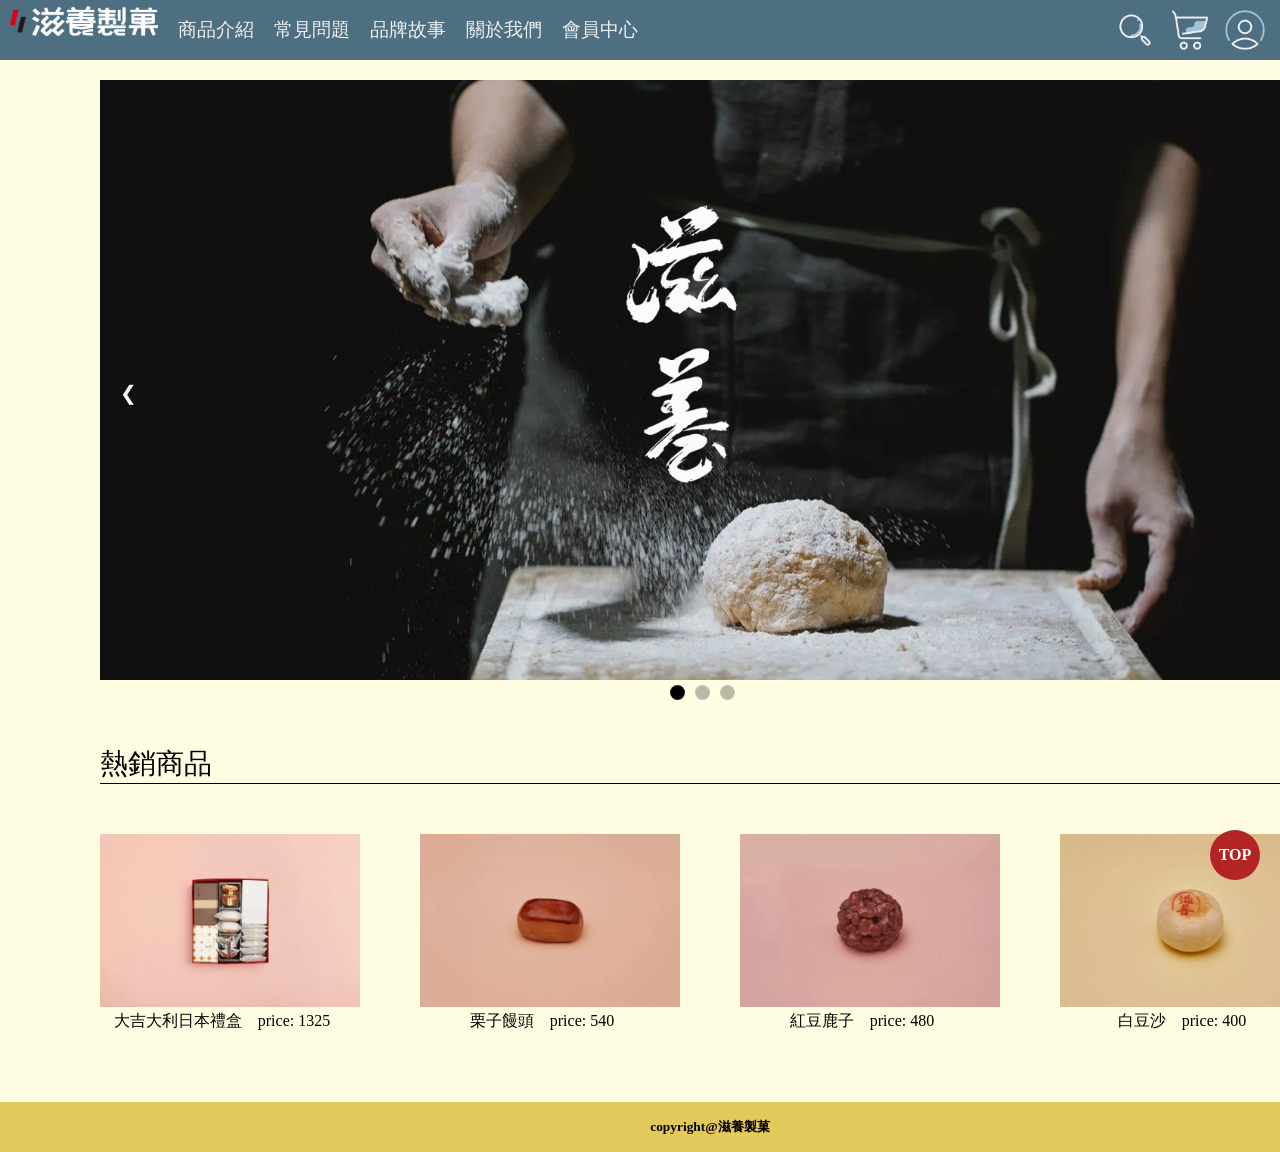
<file: index.html>
<!DOCTYPE html>
<html lang="en">
<head>
    <!--color:https://colorhunt.co/palette/3a98b9fff1dce8d5c4eeeeee -->
    <meta charset="UTF-8">
    <meta http-equiv="refresh" content="60">
    <meta name="viewport" content="width=device-width, initial-scale=1.0">
    <title>Index</title>
    <link rel="stylesheet" type="text/css" href="CSS/common.css">
    <link rel="stylesheet" type="text/css" href="CSS/index.css">
    <link rel="stylesheet" type="text/css" href="CSS/RWD_index.css">
    <link rel="stylesheet" type="text/css" href="CSS/RWD.css">
    <script src="JS/type.js"></script>
    
</head>
<body>
    <!--頁首-->
    <header>
        <script>
            head();
        </script>
    </header>
    <div class="clear"></div>
    <script src="JS/common.js"></script>
    
    <!--內容-->
    <main>
        <!--幻燈片-->
        <section class="box">
            <div class="slideshow">
                <script>
                    photo = [
                        "image/slide/slide1.jpg",
                        "image/slide/slide2.jpg",
                        "image/slide/slide3.jpg",
                        ];
                    for(var i=0; i<photo.length; i++){
                        document.write("<div class='slide__item fades'>");
                        document.write("<img src='"+photo[i]+"' />");
                        document.write("</div>");
                    }
                
                    document.write("<div class='slide__dot'>");
                    for(var i=0; i<photo.length; i++){
                        document.write("<div class='dot' data-value="+i+"></div>")
                    }
                    document.write("</div>")
                </script>
                <a id="prev" class="slide__arraw slide__arraw--prev"> ❮ </a>
                <a id="next" class="slide__arraw slide__arraw--next"> ❯ </a>
            </div>
            <script src="JS/index.js"></script>
        </section>

        <!--熱銷商品-->
        <section class="box">
            <div class="underline">熱銷商品</div>
                <div class="hot_product">
                    <script src="JS/product.js"></script>
                    <script>
                        var items = new Object();
                        items = {
                            "2": {
                                a: "item.html"+"?id=0",
                                photo: "image/1_namagashi/namagashi_tsubuan1.jpg",
                                title: "紅豆鹿子",
                                price: 480
                            },
                            "1": {
                                a: "item.html"+"?id=3",
                                photo: "image/2_manjyu/manjyu_kuri1.jpg",
                                title: "栗子饅頭",
                                price: 540
                            },
                            "3": {
                                a: "item.html"+"?id=5",
                                photo: "image/3_getsupei/getsupei_shiroan1.jpg",
                                title: "白豆沙",
                                price: 400
                            },
                            "0": {
                                a: "item.html"+"?id=12",
                                photo: "image/4_temiyage/temiyage3-1.jpg",
                                title: "大吉大利日本禮盒",
                                price: 1325
                            },
                        };
                        pro_view(items);
                    </script>
                </div>
            </div>
        </section>
    </main>

    <!--頁尾-->
    <footer>
        <script>
            foot();
        </script>
    </footer>

    <!--回到頂部-->
    <div class="gotop">
        <a href="#">TOP</a>
    </div>

</body>
</html>
</file>
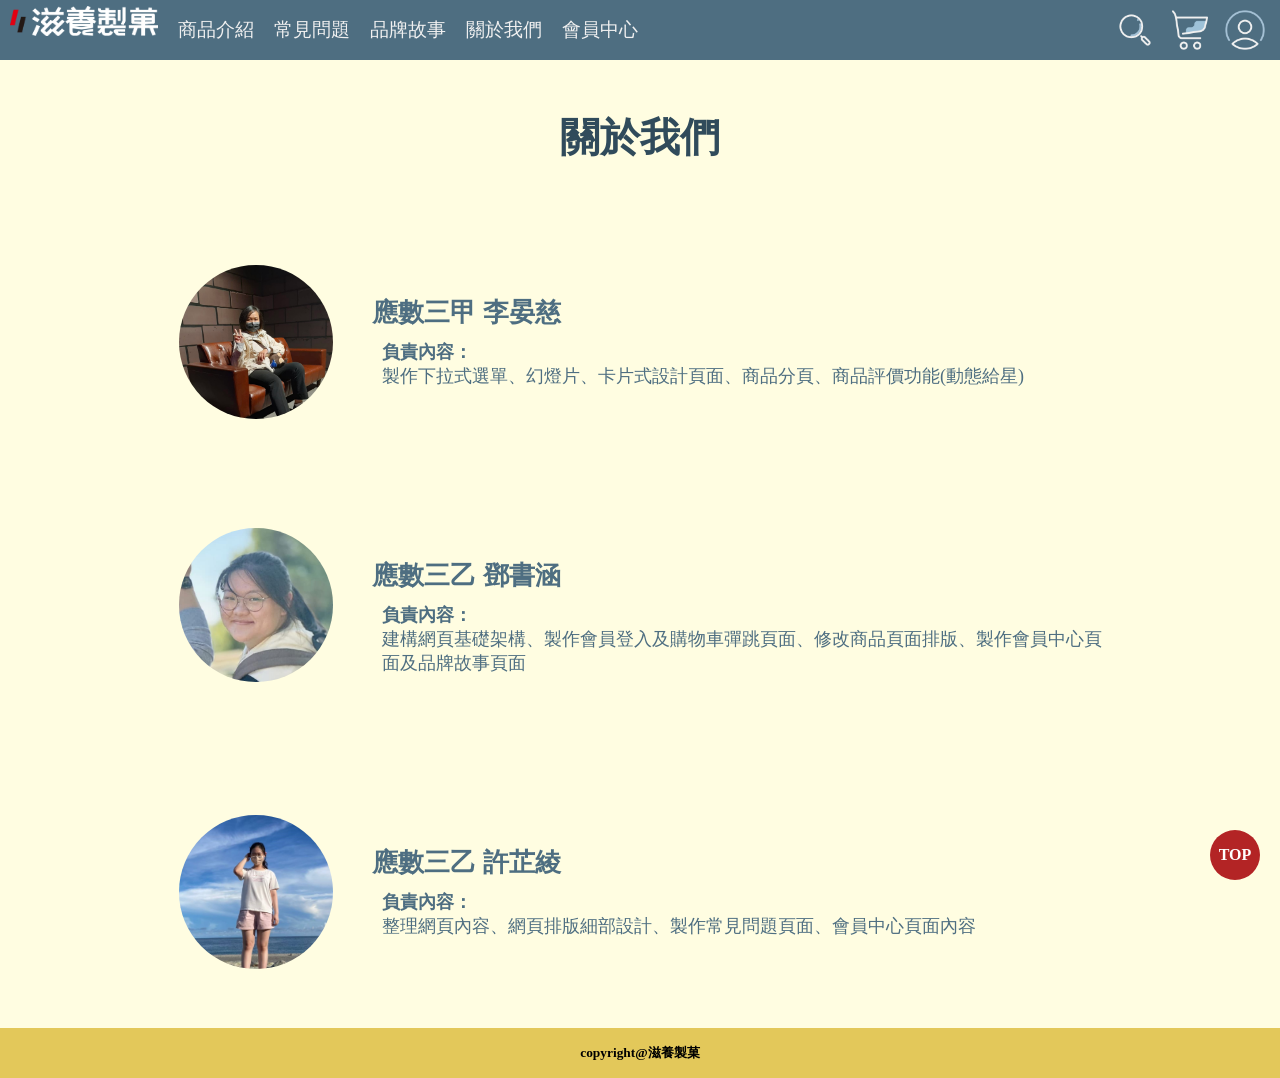
<file: aboutUS.html>
<!DOCTYPE html>
<html lang="en">
<head>
    <meta charset="UTF-8">
    <meta http-equiv="X-UA-Compatible" content="IE=edge">
    <meta name="viewport" content="width=device-width, initial-scale=1.0">
    <title>關於我們</title>
    <link rel="stylesheet" type="text/css" href="CSS/common.css">
    <link rel="stylesheet" type="text/css" href="CSS/aboutUS.css">
    <link rel="stylesheet" type="text/css" href="CSS/RWD.css">
    <script src="JS/type.js"></script>
    
</head>
<body>
    <!--頁首-->
    <header>
        <script>
            head();
        </script>
    </header>
    <div class="clear"></div>
    <script src="JS/common.js"></script>
    <!--內容-->
    <main>
        <div class="title">關於我們</div>
        <div class="member">
            <img src="image/member/10911102.jpg">
            <div class="member_text">
                <h1>應數三甲  李晏慈</h1>
                <p>
                    <b>負責內容：</b><br>
                    製作下拉式選單、幻燈片、卡片式設計頁面、商品分頁、商品評價功能(動態給星)
                </p>
            </div>
        </div>

        <div class="member">
            <img src="image/member/10911213.jpg">
            <div class="member_text">
                <h1>應數三乙  鄧書涵</h1>
                <p>
                    <b>負責內容：</b><br>
                    建構網頁基礎架構、製作會員登入及購物車彈跳頁面、修改商品頁面排版、製作會員中心頁面及品牌故事頁面
                </p>
            </div>
        </div>

        <div class="member">
            <img src="image/member/10911232.jpg">
            <div class="member_text">
                <h1>應數三乙  許芷綾</h1>
                <p>
                    <b>負責內容：</b><br>
                    整理網頁內容、網頁排版細部設計、製作常見問題頁面、會員中心頁面內容
                </p>
            </div>
        </div>
    </main>

    <!--頁尾-->
    <footer>
        <script>
            foot();
        </script>
    </footer>

    <!--回到頂部-->
    <div class="gotop">
        <a href="#">TOP</a>
    </div>

</body>
</html>
</file>
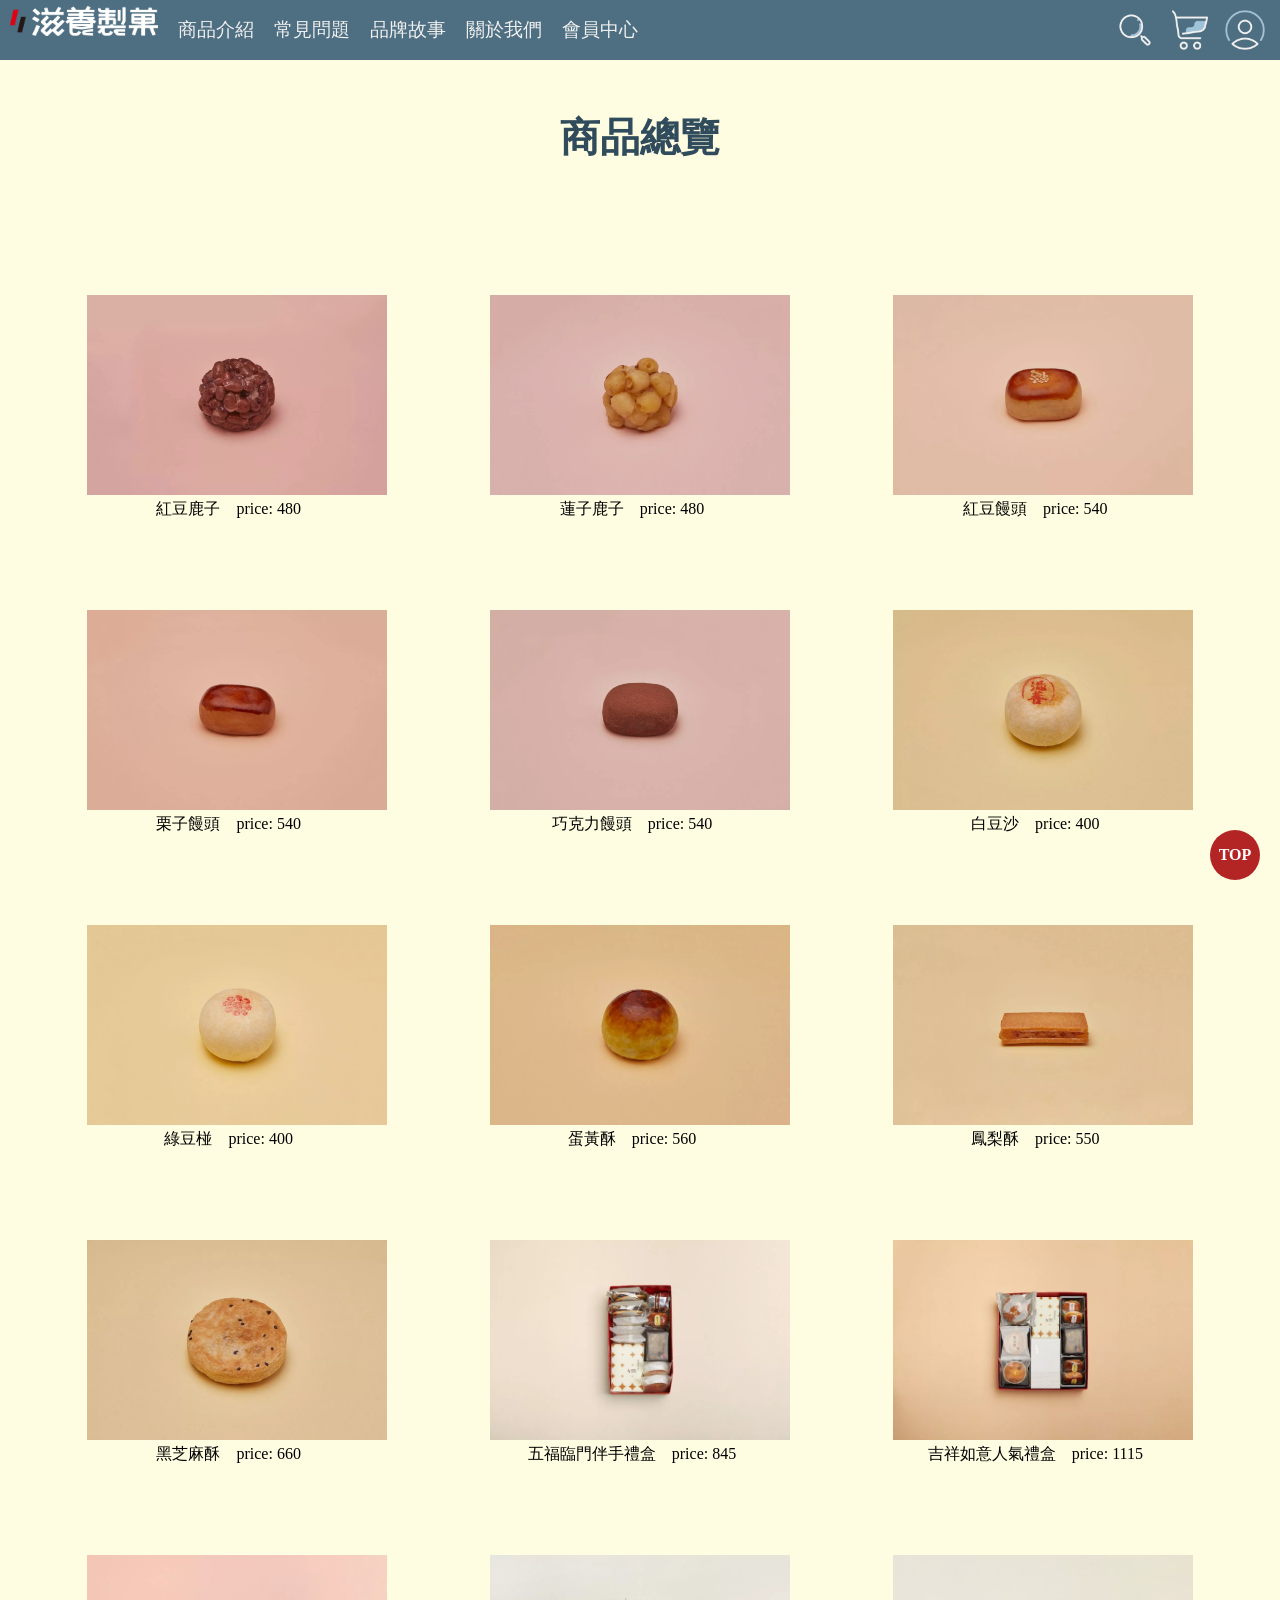
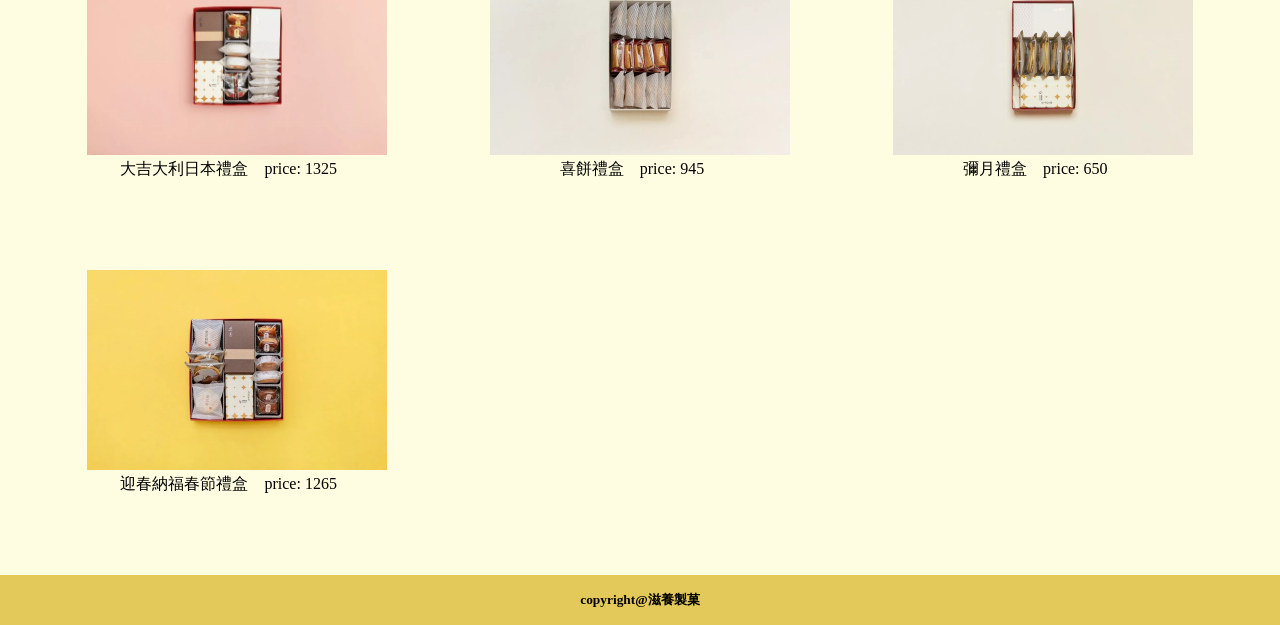
<file: product_total.html>
<!DOCTYPE html>
<html lang="en">
<head>
    <meta charset="UTF-8">
    <meta http-equiv="X-UA-Compatible" content="IE=edge">
    <meta name="viewport" content="width=device-width, initial-scale=1.0">
    <title>商品總覽</title>
    <link rel="stylesheet" type="text/css" href="CSS/common.css">
    <link rel="stylesheet" type="text/css" href="CSS/product.css">
    <link rel="stylesheet" type="text/css" href="CSS/RWD_product.css">
    <link rel="stylesheet" type="text/css" href="CSS/RWD.css">
    <script src="JS/type.js"></script>
    
</head>
<body>
    <!--頁首-->
    <header>
        <script>
            head();
        </script>
    </header>
    <div class="clear"></div>
    <script src="JS/common.js"></script>
    <!--內容-->
    <main>
        <div class="title">商品總覽</div>
        <!--商品卡片-->
        <section class="box overview">
            <script src="JS/product.js"></script>
            <script>
                var items = new Object();
                items = {
                    "0": {
                        a: "item.html"+"?id=0",
                        photo: "image/1_namagashi/namagashi_tsubuan1.jpg",
                        title: "紅豆鹿子",
                        price: 480
                    },
                    "1": {
                        a: "item.html"+"?id=1",
                        photo: "image/1_namagashi/namagashi_hasunomi1.jpg",
                        title: "蓮子鹿子",
                        price: 480
                    },
                    "2": {
                        a: "item.html"+"?id=2",
                        photo: "image/2_manjyu/manjyu_tsubuan1.jpg",
                        title: "紅豆饅頭",
                        price: 540
                    },
                    "3": {
                        a: "item.html"+"?id=3",
                        photo: "image/2_manjyu/manjyu_kuri1.jpg",
                        title: "栗子饅頭",
                        price: 540
                    },
                    "4": {
                        a: "item.html"+"?id=4",
                        photo: "image/2_manjyu/manjyu_chocolate1.jpg",
                        title: "巧克力饅頭",
                        price: 540
                    },
                        "5": {
                            a: "item.html"+"?id=5",
                            photo: "image/3_getsupei/getsupei_shiroan1.jpg",
                            title: "白豆沙",
                            price: 400
                        },
                    "6": {
                        a: "item.html"+"?id=6",
                        photo: "image/3_getsupei/getsupei_riyokutou1.jpg",
                        title: "綠豆椪",
                        price: 400
                    },
                    "7": {
                        a: "item.html"+"?id=7",
                        photo: "image/3_getsupei/getsupei_ranou1.jpg",
                        title: "蛋黃酥",
                        price: 560
                    },
                    "8": {
                        a: "item.html"+"?id=8",
                        photo: "image/3_getsupei/getsupei_pineapple1.jpg",
                        title: "鳳梨酥",
                        price: 550
                    },
                    "9": {
                        a: "item.html"+"?id=9",
                        photo: "image/3_getsupei/getsupei_kurogoma1.jpg",
                        title: "黑芝麻酥",
                        price: 660
                    },
                    "10": {
                        a: "item.html"+"?id=10",
                        photo: "image/4_temiyage/temiyage1-1.jpg",
                        title: "五福臨門伴手禮盒",
                        price: 845
                    },
                    "11": {
                        a: "item.html"+"?id=11",
                        photo: "image/4_temiyage/temiyage2-1.jpg",
                        title: "吉祥如意人氣禮盒",
                        price: 1115
                    },
                    "12": {
                        a: "item.html"+"?id=12",
                        photo: "image/4_temiyage/temiyage3-1.jpg",
                        title: "大吉大利日本禮盒",
                        price: 1325
                    },
                    "13": {
                        a: "item.html"+"?id=13",
                        photo: "image/4_temiyage/temiyage4-1.jpg",
                        title: "喜餅禮盒",
                        price: 945
                    },
                    "14": {
                        a: "item.html"+"?id=14",
                        photo: "image/4_temiyage/temiyage5-1.jpg",
                        title: "彌月禮盒",
                        price: 650
                    },
                    "15": {
                        a: "item.html"+"?id=15",
                        photo: "image/4_temiyage/temiyage6-1.jpg",
                        title: "迎春納福春節禮盒",
                        price: 1265
                    }
                };
                pro_view(items);
            </script>
        </section>
    </main>

    <!--頁尾-->
    <footer>
        <script>
            foot();
        </script>
    </footer>

    <!--回到頂部-->
    <div class="gotop">
        <a href="#">TOP</a>
    </div>

</body>
</html>
</file>
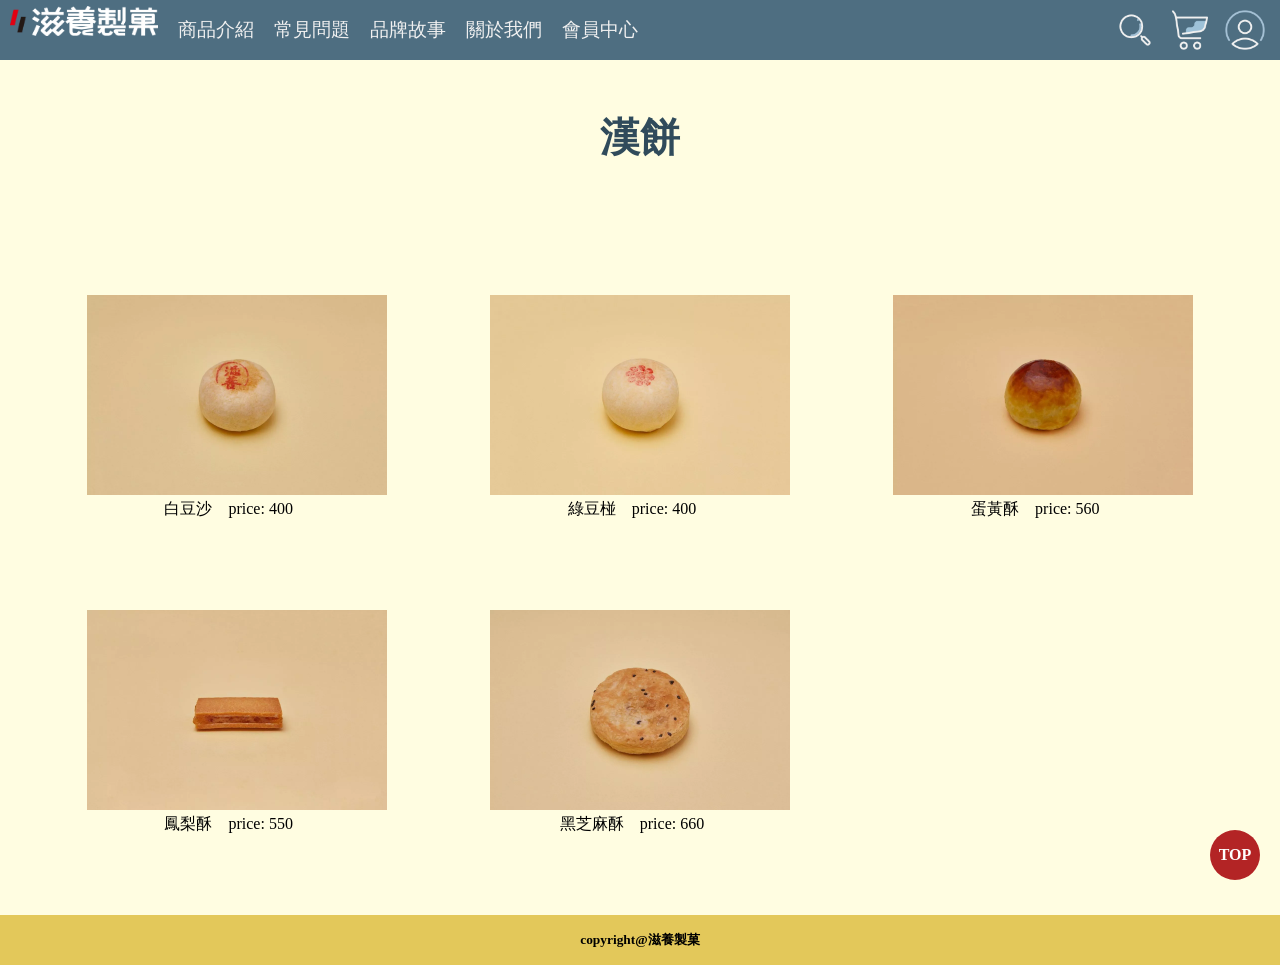
<file: product_total_getsupei.html>
<!DOCTYPE html>
<html lang="en">
<head>
    <meta charset="UTF-8">
    <meta http-equiv="X-UA-Compatible" content="IE=edge">
    <meta name="viewport" content="width=device-width, initial-scale=1.0">
    <title>商品總覽—漢餅</title>
    <link rel="stylesheet" type="text/css" href="CSS/common.css">
    <link rel="stylesheet" type="text/css" href="CSS/product.css">
    <link rel="stylesheet" type="text/css" href="CSS/RWD_product.css">
    <link rel="stylesheet" type="text/css" href="CSS/RWD.css">
    <script src="JS/type.js"></script>
    
</head>
<body>
    <!--頁首-->
    <header>
        <script>
            head();
        </script>
    </header>
    <div class="clear"></div>
    <script src="JS/common.js"></script>
    <!--內容-->
    <main>
        <div class="title">漢餅</div>
        <!--商品卡片-->
        <section class="box overview">
            <script src="JS/product.js"></script>
            <script>
                var items = new Object();
                items = {
                    "5": {
                        a: "item.html"+"?id=5",
                        photo: "image/3_getsupei/getsupei_shiroan1.jpg",
                        title: "白豆沙",
                        price: 400
                    },
                    "6": {
                        a: "item.html"+"?id=6",
                        photo: "image/3_getsupei/getsupei_riyokutou1.jpg",
                        title: "綠豆椪",
                        price: 400
                    },
                    "7": {
                        a: "item.html"+"?id=7",
                        photo: "image/3_getsupei/getsupei_ranou1.jpg",
                        title: "蛋黃酥",
                        price: 560
                    },
                    "8": {
                        a: "item.html"+"?id=8",
                        photo: "image/3_getsupei/getsupei_pineapple1.jpg",
                        title: "鳳梨酥",
                        price: 550
                    },
                    "9": {
                        a: "item.html"+"?id=9",
                        photo: "image/3_getsupei/getsupei_kurogoma1.jpg",
                        title: "黑芝麻酥",
                        price: 660
                    },
                };
                pro_view(items);
            </script>
        </section>
    </main>

    <!--頁尾-->
    <footer>
        <script>
            foot();
        </script>
    </footer>

    <!--回到頂部-->
    <div class="gotop">
        <a href="#">TOP</a>
    </div>

</body>
</html>
</file>
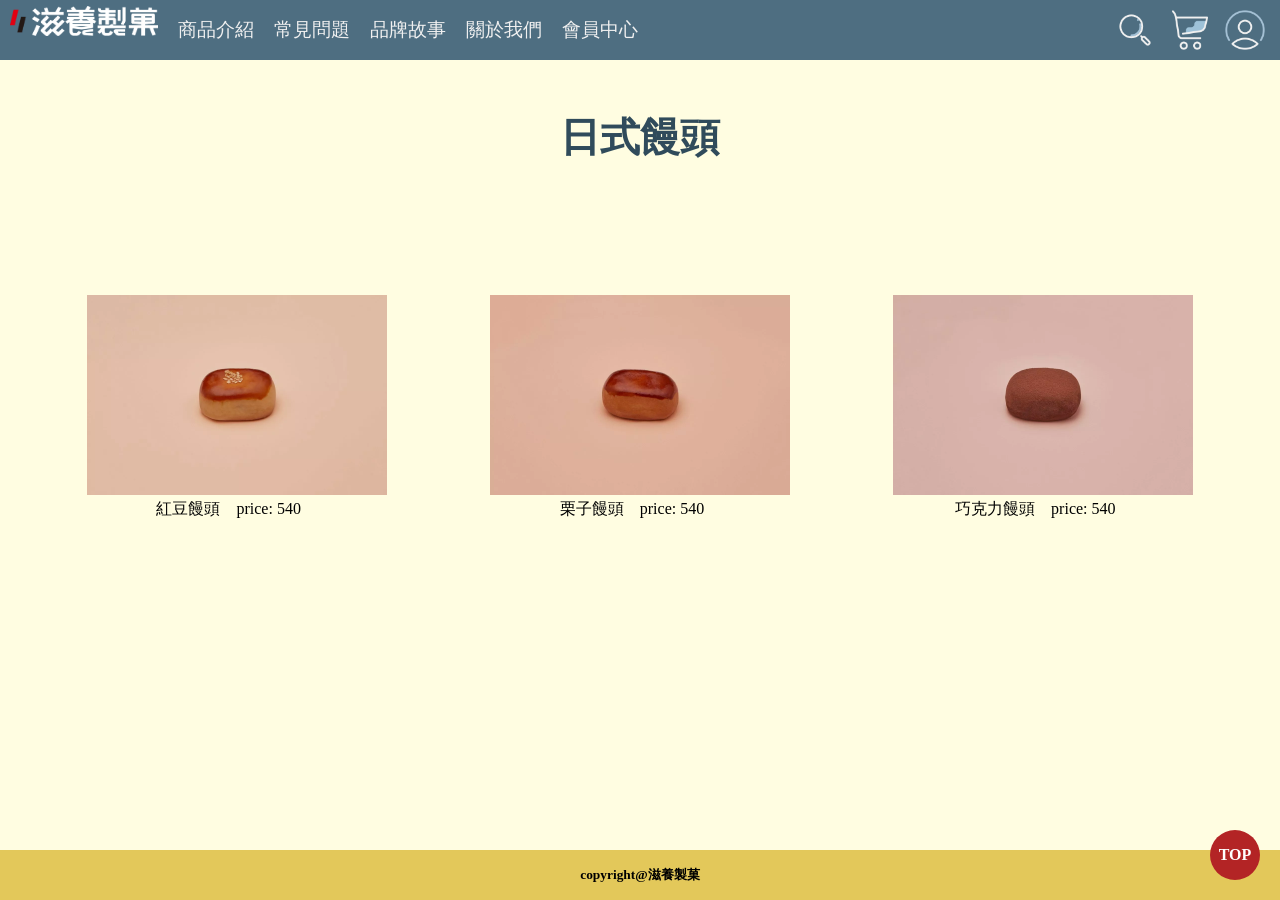
<file: product_total_manjyu.html>
<!DOCTYPE html>
<html lang="en">
<head>
    <meta charset="UTF-8">
    <meta http-equiv="X-UA-Compatible" content="IE=edge">
    <meta name="viewport" content="width=device-width, initial-scale=1.0">
    <title>商品總覽—日式饅頭</title>
    <link rel="stylesheet" type="text/css" href="CSS/common.css">
    <link rel="stylesheet" type="text/css" href="CSS/product.css">
    <link rel="stylesheet" type="text/css" href="CSS/RWD_product.css">
    <link rel="stylesheet" type="text/css" href="CSS/RWD.css">
    <script src="JS/type.js"></script>
    
</head>
<body>
    <!--頁首-->
    <header>
        <script>
            head();
        </script>
    </header>
    <div class="clear"></div>
    <script src="JS/common.js"></script>
    <!--內容-->
    <main>
        <div class="title">日式饅頭</div>
        <!--商品卡片-->
        <section class="box overview">
            <script src="JS/product.js"></script>
            <script>
                var items = new Object();
                items = {
                    "2": {
                        a: "item.html"+"?id=2",
                        photo: "image/2_manjyu/manjyu_tsubuan1.jpg",
                        title: "紅豆饅頭",
                        price: 540
                    },
                    "3": {
                        a: "item.html"+"?id=3",
                        photo: "image/2_manjyu/manjyu_kuri1.jpg",
                        title: "栗子饅頭",
                        price: 540
                    },
                    "4": {
                        a: "item.html"+"?id=4",
                        photo: "image/2_manjyu/manjyu_chocolate1.jpg",
                        title: "巧克力饅頭",
                        price: 540
                    },
                };
                pro_view(items);
            </script>
        </section>
        
    </main>

    <!--頁尾-->
    <footer>
        <script>
            foot();
        </script>
    </footer>

    <!--回到頂部-->
    <div class="gotop">
        <a href="#">TOP</a>
    </div>

</body>
</html>
</file>
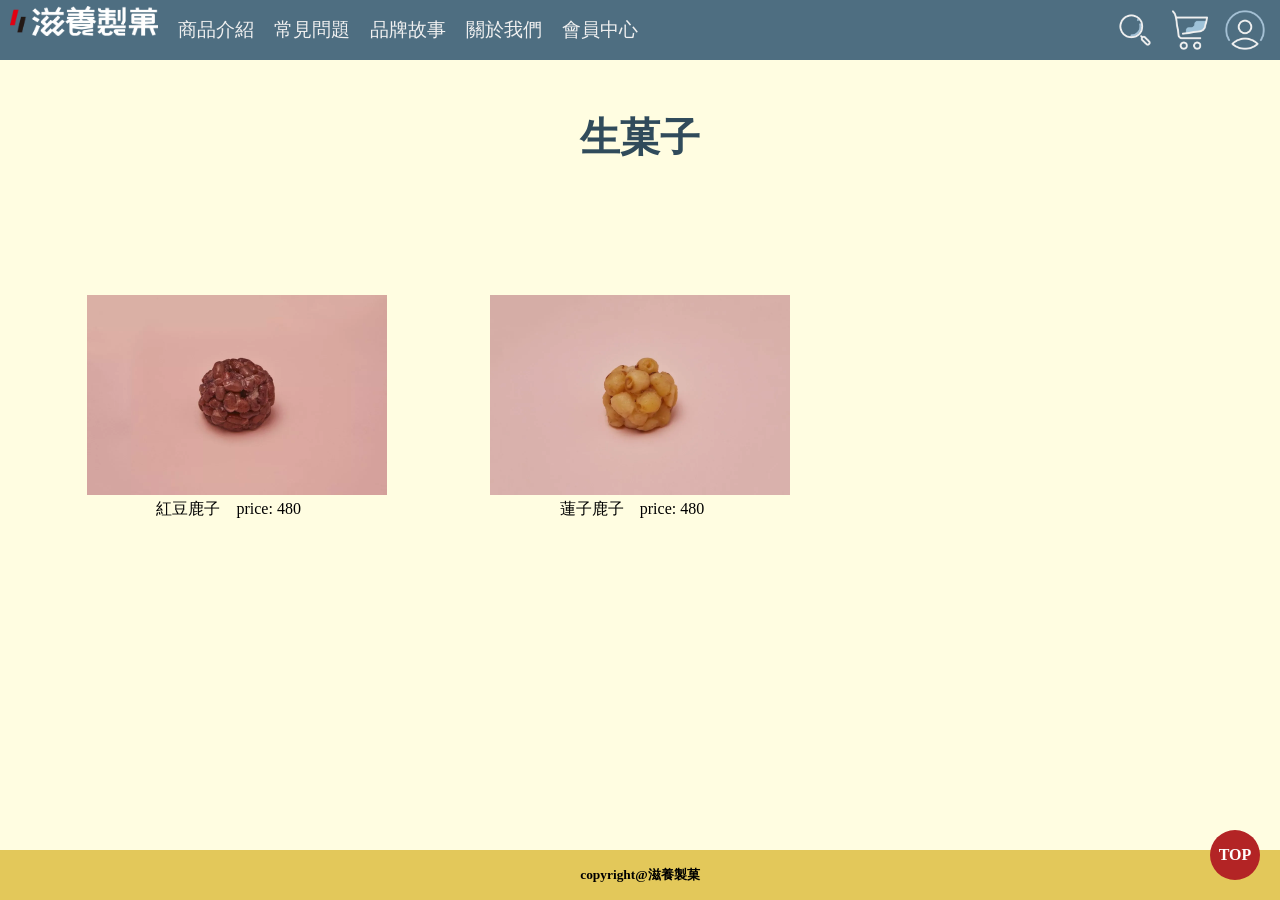
<file: product_total_namagashi.html>
<!DOCTYPE html>
<html lang="en">
<head>
    <meta charset="UTF-8">
    <meta http-equiv="X-UA-Compatible" content="IE=edge">
    <meta name="viewport" content="width=device-width, initial-scale=1.0">
    <title>商品總覽—生菓子</title>
    <link rel="stylesheet" type="text/css" href="CSS/common.css">
    <link rel="stylesheet" type="text/css" href="CSS/product.css">
    <link rel="stylesheet" type="text/css" href="CSS/RWD_product.css">
    <link rel="stylesheet" type="text/css" href="CSS/RWD.css">
    <script src="JS/type.js"></script>
    
</head>
<body>
    <!--頁首-->
    <header>
        <script>
            head();
        </script>
    </header>
    <div class="clear"></div>
    <script src="JS/common.js"></script>
    <!--內容-->
    <main>
        <div class="title">生菓子</div>
        <!--商品卡片-->
        <section class="box overview">
            <script src="JS/product.js"></script>
            <script>
                var items = new Object();
                items = {
                    "0": {
                        a: "item.html"+"?id=0",
                        photo: "image/1_namagashi/namagashi_tsubuan1.jpg",
                        title: "紅豆鹿子",
                        price: 480
                    },
                    "1": {
                        a: "item.html"+"?id=1",
                        photo: "image/1_namagashi/namagashi_hasunomi1.jpg",
                        title: "蓮子鹿子",
                        price: 480
                    },
                };
                pro_view(items);
            </script>
        </section>
       
    </main>

    <!--頁尾-->
    <footer>
        <script>
            foot();
        </script>
    </footer>

    <!--回到頂部-->
    <div class="gotop">
        <a href="#">TOP</a>
    </div>

</body>
</html>
</file>
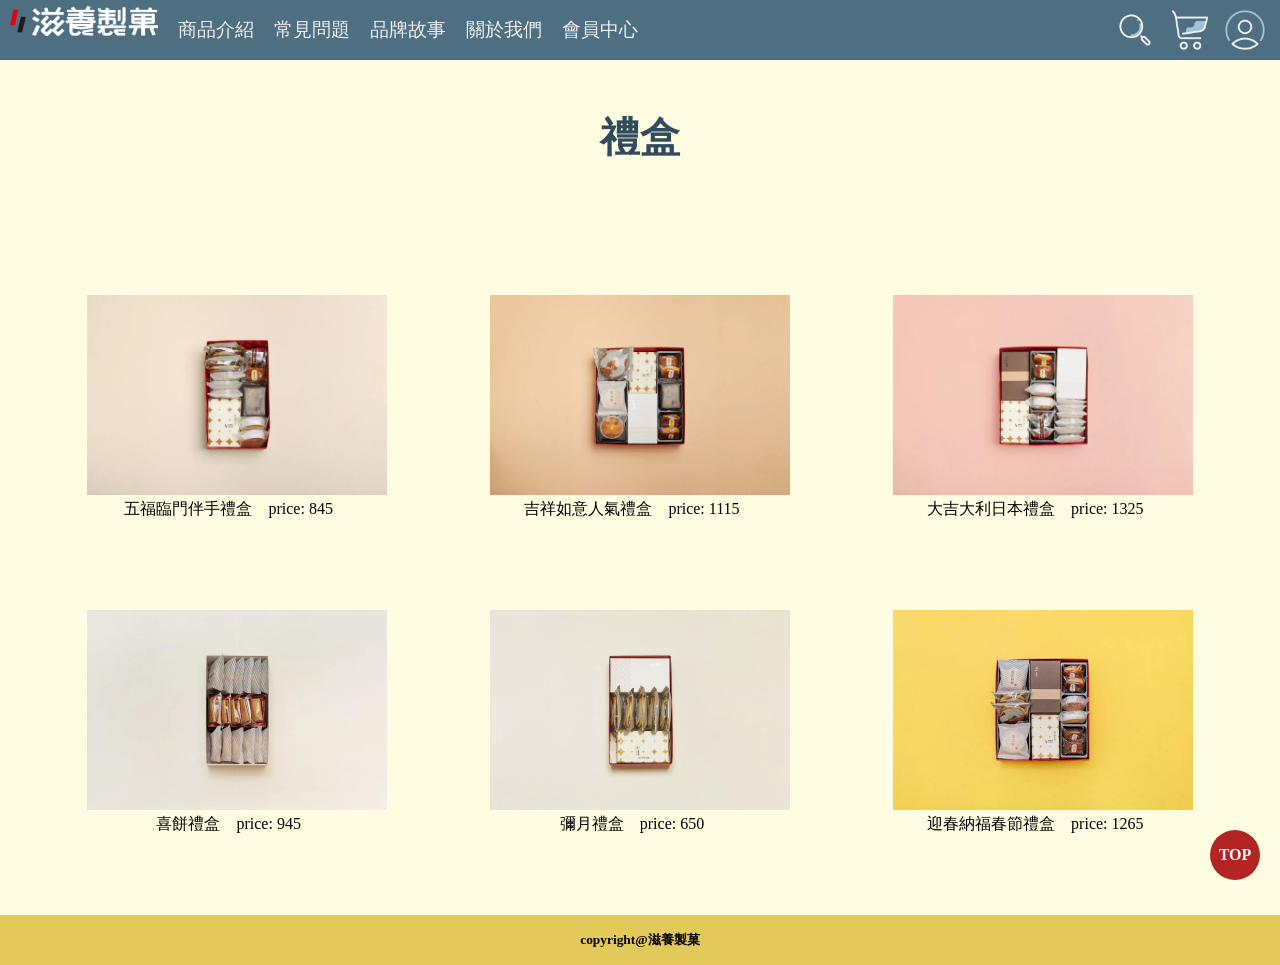
<file: product_total_temiyage.html>
<!DOCTYPE html>
<html lang="en">
<head>
    <meta charset="UTF-8">
    <meta http-equiv="X-UA-Compatible" content="IE=edge">
    <meta name="viewport" content="width=device-width, initial-scale=1.0">
    <title>商品總覽—禮盒</title>
    <link rel="stylesheet" type="text/css" href="CSS/common.css">
    <link rel="stylesheet" type="text/css" href="CSS/product.css">
    <link rel="stylesheet" type="text/css" href="CSS/RWD_product.css">
    <link rel="stylesheet" type="text/css" href="CSS/RWD.css">
    <script src="JS/type.js"></script>
    
</head>
<body>
    <!--頁首-->
    <header>
        <script>
            head();
        </script>
    </header>
    <div class="clear"></div>
    <script src="JS/common.js"></script>
    <!--內容-->
    <main>
        <div class="title">禮盒</div>
        <!--商品卡片-->
        <section class="box overview">
            <script src="JS/product.js"></script>
            <script>
                var items = new Object();
                items = {
                    "10": {
                        a: "item.html"+"?id=10",
                        photo: "image/4_temiyage/temiyage1-1.jpg",
                        title: "五福臨門伴手禮盒",
                        price: 845
                    },
                    "11": {
                        a: "item.html"+"?id=11",
                        photo: "image/4_temiyage/temiyage2-1.jpg",
                        title: "吉祥如意人氣禮盒",
                        price: 1115
                    },
                    "12": {
                        a: "item.html"+"?id=12",
                        photo: "image/4_temiyage/temiyage3-1.jpg",
                        title: "大吉大利日本禮盒",
                        price: 1325
                    },
                    "13": {
                        a: "item.html"+"?id=13",
                        photo: "image/4_temiyage/temiyage4-1.jpg",
                        title: "喜餅禮盒",
                        price: 945
                    },
                    "14": {
                        a: "item.html"+"?id=14",
                        photo: "image/4_temiyage/temiyage5-1.jpg",
                        title: "彌月禮盒",
                        price: 650
                    },
                    "15": {
                        a: "item.html"+"?id=15",
                        photo: "image/4_temiyage/temiyage6-1.jpg",
                        title: "迎春納福春節禮盒",
                        price: 1265
                    }
                };
                pro_view(items);
            </script>
        </section>
    </main>

    <!--頁尾-->
    <footer>
        <script>
            foot();
        </script>
    </footer>

    <!--回到頂部-->
    <div class="gotop">
        <a href="#">TOP</a>
    </div>

</body>
</html>
</file>
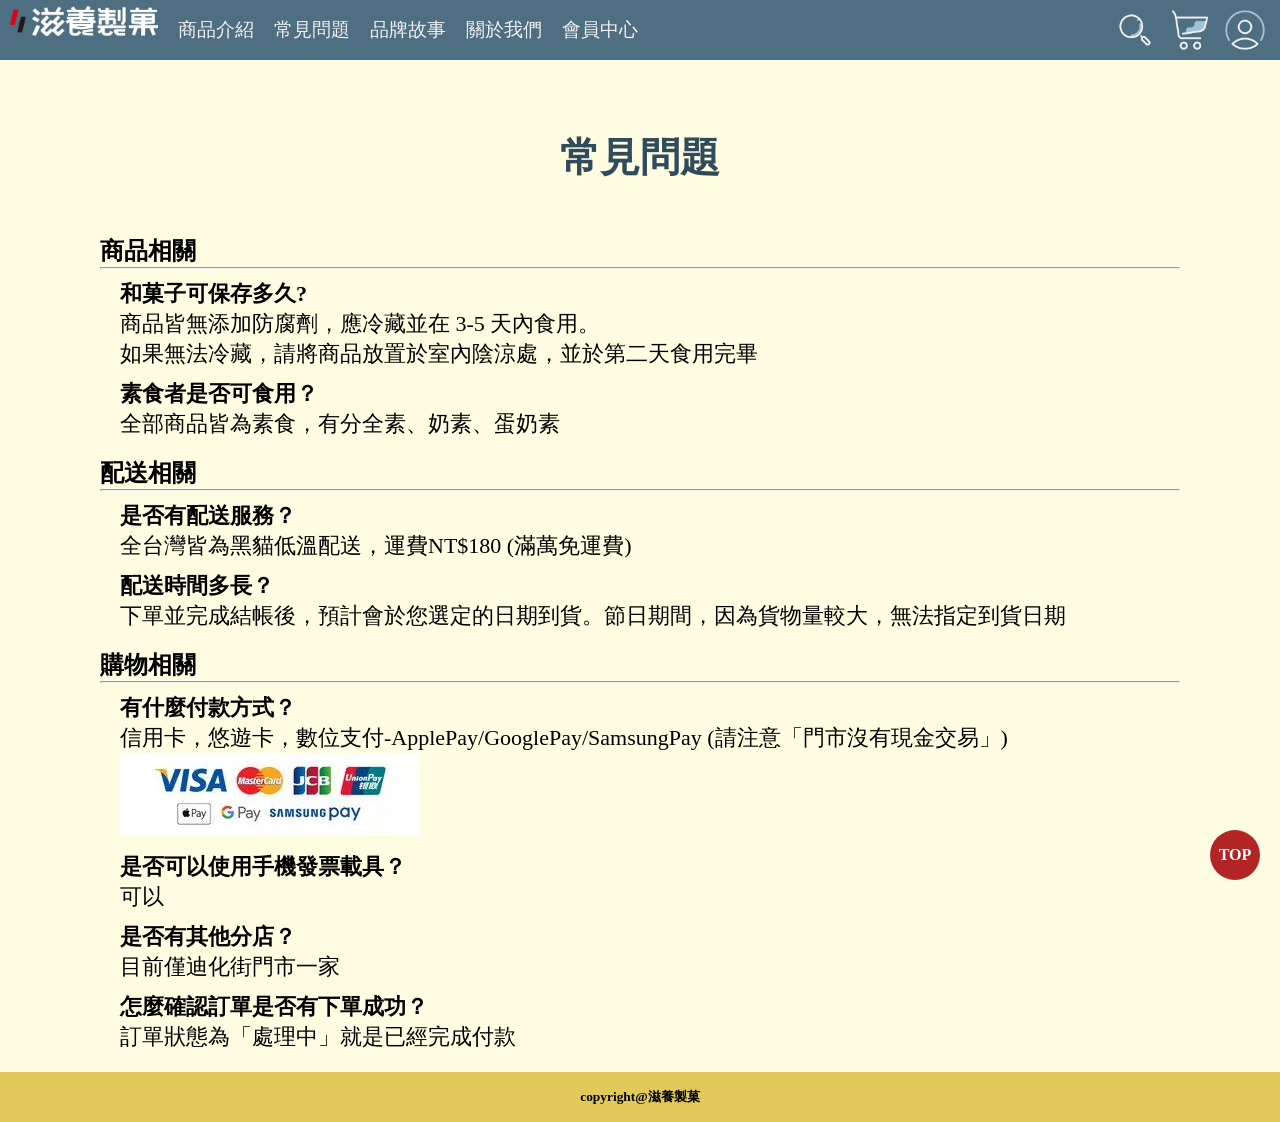
<file: question.html>
<!DOCTYPE html>
<html lang="en">
<head>
    <!--color:https://colorhunt.co/palette/3a98b9fff1dce8d5c4eeeeee -->
    <meta charset="UTF-8">
    <meta http-equiv="refresh" content="60">
    <meta name="viewport" content="width=device-width, initial-scale=1.0">
    <title>Index</title>
    <link rel="stylesheet" type="text/css" href="CSS/common.css">
    <link rel="stylesheet" type="text/css" href="CSS/story.css">
    <link rel="stylesheet" type="text/css" href="CSS/RWD.css">
    <script src="JS/type.js"></script>
    <style>
        .question_a {
            font-size: 18px;
            margin-top: 10px;
            margin-left: 20px;
        }
    </style>
</head>
<body>
    <!--頁首-->
    <header>
        <script>
            head();
        </script>
    </header>
    <div class="clear"></div>
    <script src="JS/common.js"></script>
    
    <!--內容-->
    <main>
        <section class="box story">
            <div class="title">常見問題</div>
            <h1>商品相關</h1><hr>
            <p>
                <p class="question_a">
                    <b>和菓子可保存多久?</b> <br>
                    商品皆無添加防腐劑，應冷藏並在 3-5 天內食用。<br>
                    如果無法冷藏，請將商品放置於室內陰涼處，並於第二天食用完畢 <br>
                </p>
                <p class="question_a">
                    <b>素食者是否可食用？</b> <br>
                    全部商品皆為素食，有分全素、奶素、蛋奶素 <br>
                </p>
            </p><br>
            <h1>配送相關</h1><hr>
            <p>
                <p class="question_a">
                    <b>是否有配送服務？</b> <br>
                    全台灣皆為黑貓低溫配送，運費NT$180 (滿萬免運費) <br>
                </p>
                <p class="question_a">
                    <b>配送時間多長？</b> <br>
                    下單並完成結帳後，預計會於您選定的日期到貨。節日期間，因為貨物量較大，無法指定到貨日期 <br>
                </p>
            </p><br>
            <h1>購物相關</h1><hr>
            <p>
                <p class="question_a">
                    <b>有什麼付款方式？</b> <br>
                    信用卡，悠遊卡，數位支付-ApplePay/GooglePay/SamsungPay (請注意「門市沒有現金交易」)<br>
                    <img src="image/pay.jpeg"> <br>
                </p>
                <p class="question_a">
                    <b>是否可以使用手機發票載具？</b> <br>
                    可以 <br>
                </p>
                <p class="question_a">
                    <b>是否有其他分店？</b> <br>
                    目前僅迪化街門市一家 <br>
                </p>
                <p class="question_a">
                    <b>怎麼確認訂單是否有下單成功？</b> <br>
                    訂單狀態為「處理中」就是已經完成付款 <br>
                </p>
            </p>
        </section>
    </main>

    <!--頁尾-->
    <footer>
        <script>
            foot();
        </script>
    </footer>

    <!--回到頂部-->
    <div class="gotop">
        <a href="#">TOP</a>
    </div>

</body>
</html>
</file>
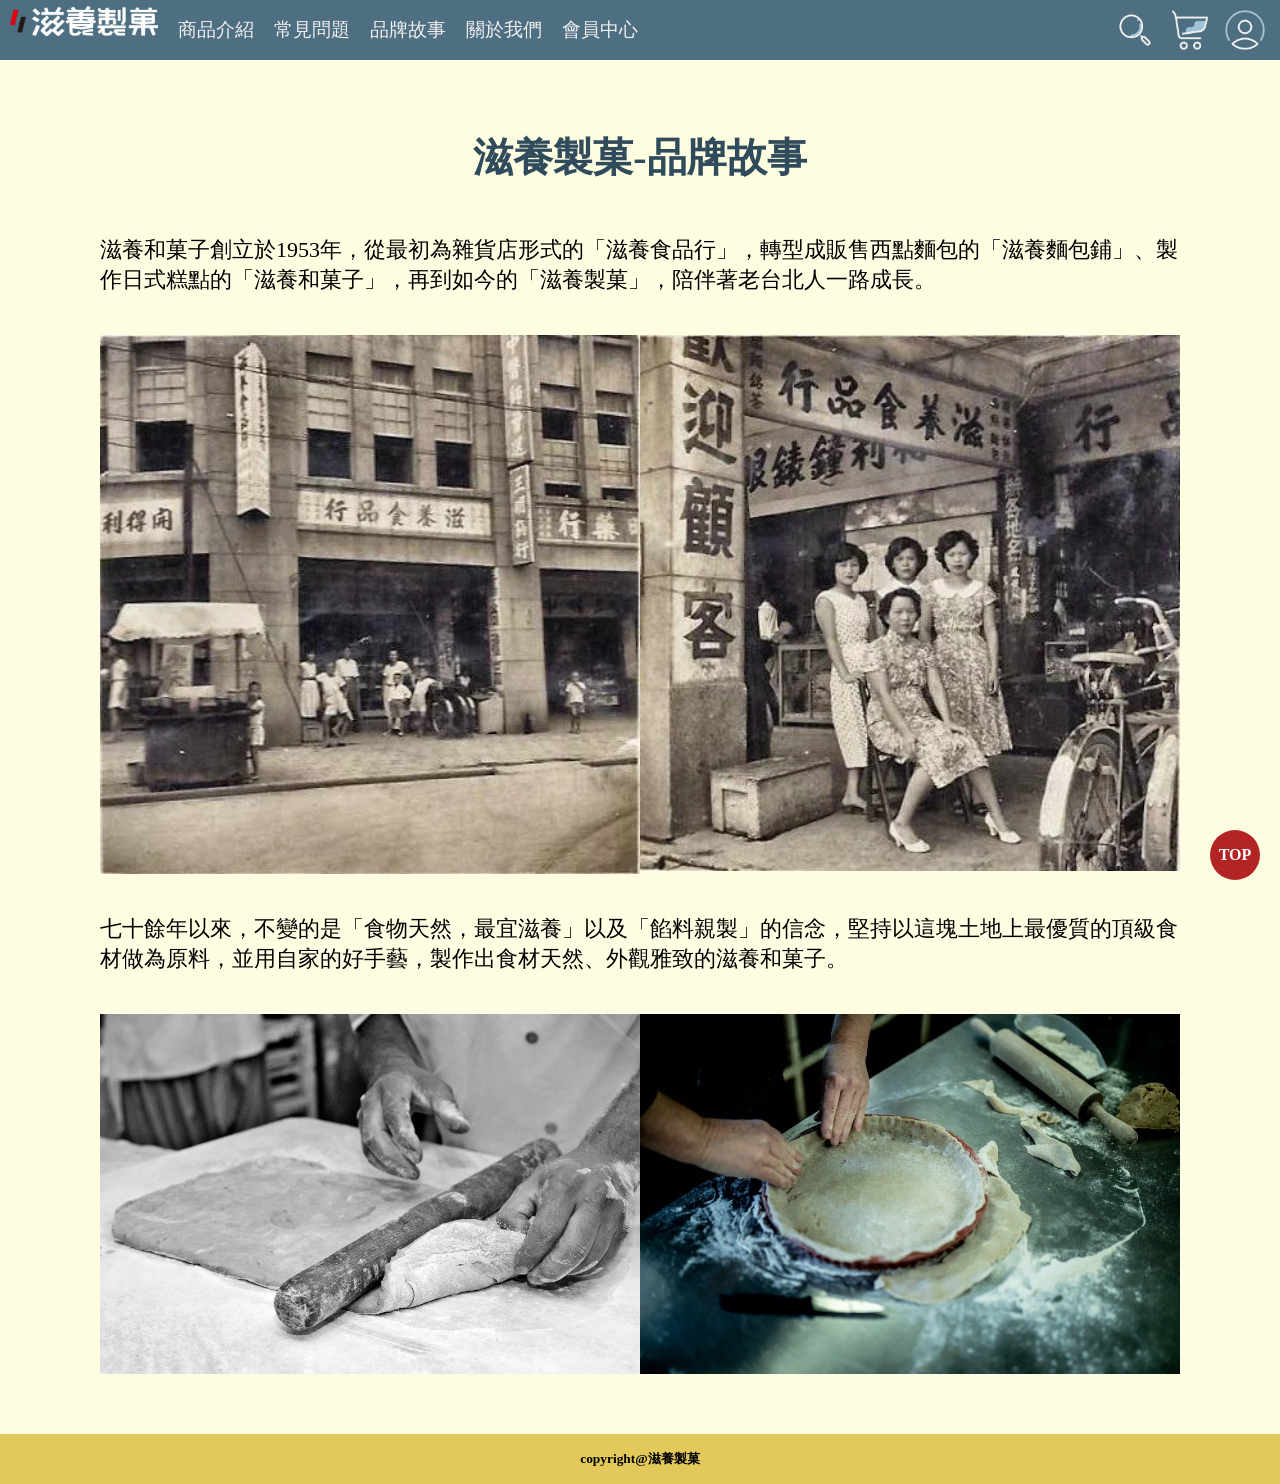
<file: story.html>
<!DOCTYPE html>
<html lang="en">
<head>
    <!--color:https://colorhunt.co/palette/3a98b9fff1dce8d5c4eeeeee -->
    <meta charset="UTF-8">
    <meta http-equiv="refresh" content="60">
    <meta name="viewport" content="width=device-width, initial-scale=1.0">
    <title>Index</title>
    <link rel="stylesheet" type="text/css" href="CSS/common.css">
    <link rel="stylesheet" type="text/css" href="CSS/story.css">
    <link rel="stylesheet" type="text/css" href="CSS/RWD.css">
    <script src="JS/type.js"></script>
    
</head>
<body>
    <!--頁首-->
    <header>
        <script>
            head();
        </script>
    </header>
    <div class="clear"></div>
    <script src="JS/common.js"></script>
    
    <!--內容-->
    <main>
        <section class="box story">
            <div class="title">滋養製菓-品牌故事</div>
            <p>
                滋養和菓子創立於1953年，從最初為雜貨店形式的「滋養食品行」，轉型成販售西點麵包的「滋養麵包鋪」、製作日式糕點的「滋養和菓子」，再到如今的「滋養製菓」，陪伴著老台北人一路成長。
            </p>
            <div class="story_photo">
                <img src="image/story/1953photo1.jpg">
                <img src="image/story/1953photo2.jpg">
            </div>
            <p>
                七十餘年以來，不變的是「食物天然，最宜滋養」以及「餡料親製」的信念，堅持以這塊土地上最優質的頂級食材做為原料，並用自家的好手藝，製作出食材天然、外觀雅致的滋養和菓子。
            </p>
            <div class="story_photo">
                <img src="image/story/handmade1.jpg">
                <img src="image/story/handmade2.jpg">
            </div>
        </section>
    </main>

    <!--頁尾-->
    <footer>
        <script>
            foot();
        </script>
    </footer>

    <!--回到頂部-->
    <div class="gotop">
        <a href="#">TOP</a>
    </div>

</body>
</html>
</file>
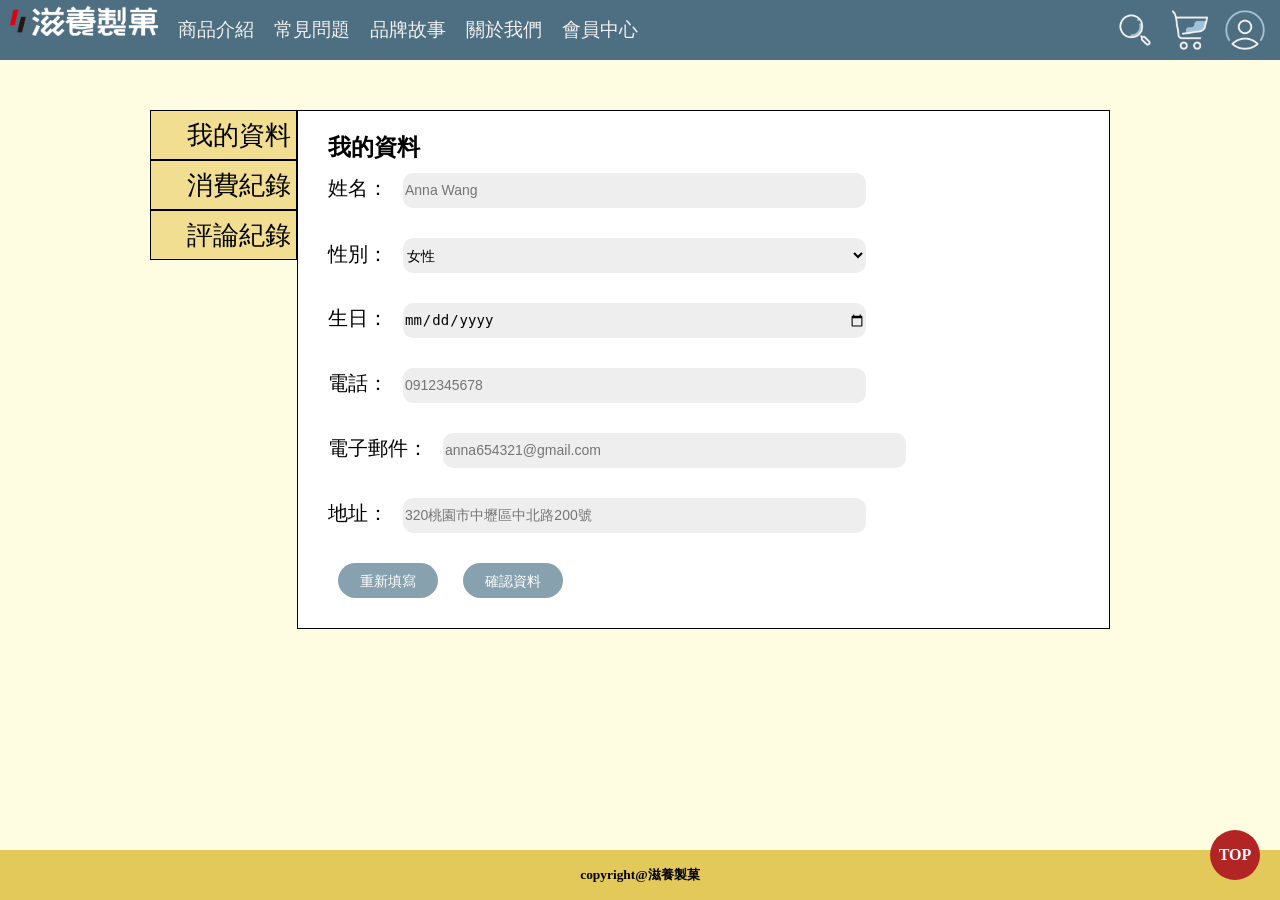
<file: VIP.html>
<!DOCTYPE html>
<html lang="en">
<head>
    <meta charset="UTF-8">
    <meta http-equiv="X-UA-Compatible" content="IE=edge">
    <meta name="viewport" content="width=device-width, initial-scale=1.0">
    <title>會員中心</title>
    <link rel="stylesheet" type="text/css" href="CSS/common.css">
    <link rel="stylesheet" type="text/css" href="CSS/VIP.css">
    <link rel="stylesheet" type="text/css" href="CSS/RWD.css">
    <script src="JS/type.js"></script>
    
</head>
<body>
    <!--頁首-->
    <header>
        <script>
            head();
        </script>
    </header>
    <div class="clear"></div>
    <script src="JS/common.js"></script>

    <!--內容-->
    
    <main>
        <div id='left'>
            <ul>
                <li onclick="vip_info()">我的資料</li>
                <li onclick="vip_hist()">消費紀錄</li>
                <li onclick="vip_comm()">評論紀錄</li>
            </ul>
        </div>
        <aside>
            <!--我的資料-->
            <div id="info" class="vip_card">
                <form action="" method="post" style="margin-left: 20px;">
                    <h3>我的資料</h3>
                    <a>姓名： <input type="text" name="name" size="20" placeholder="Anna Wang"></a><br>
                    <a>
                        性別：
                        <select name="sex" size="1">
                            <option value="女性">女性</option>
                            <option value="男性">男性</option>
                            <option value="其他">其他</option>
                        </select>
                    </a><br>
                    <a>生日： <input type="date" name="birthday" /></a><br>
                    <a>電話： <input type="text" name="phone" size="20" placeholder="0912345678"></a><br>
                    <a>電子郵件： <input type="text" name="email" size="20" placeholder="anna654321@gmail.com"></a><br>
                    <a>地址： <input type="text" name="address" size="20" placeholder="320桃園市中壢區中北路200號"></a><br>
                    <button type="reset" value="重新填寫" style="margin-top: 10px; margin-bottom: 10px;">重新填寫</button>
                    <button type="submit" value="確認資料" style="margin-top: 10px; margin-bottom: 10px;">確認資料</button>
                </form>
            </div>

            <!--消費紀錄-->
            <div id="history" class="vip_card">
                <h3 style="margin-left: 20px;">消費紀錄</h3>
                <div>
                    <br>
                    <p>
                        紅豆鹿子 &emsp; 1 x NT$480 &emsp; 2023/06/01 <br>
                        栗子饅頭 &emsp; 2 x NT$540 &emsp; 2023/06/01 <br>
                        日本禮盒 &emsp; 1 x NT$1325 &emsp; 2023/03/24 <br>
                        黑芝麻酥 &emsp; 5 x NT$660 &emsp; 2023/03/24 <br>
                        春節禮盒 &emsp; 3 x NT$1265 &emsp; 2023/01/10
                    </p>
                </div>
            </div>

            <!--評論紀錄-->
            <div id="comment" class="vip_card">
                <h3 style="margin-left: 20px;">評論紀錄</h3>
                <div>
                    <br>
                    <p>
                        2023/06/07 &emsp; 好吃到滿出來，全家都喜歡，推！<br>
                        2023/06/07 &emsp; 吃起來的味道，跟去日本買的一樣耶。<br>
                        2023/04/06 &emsp; 這個東西，非常經典，好吃！<br>
                        2023/01/25 &emsp; 特別的日式和果子伴手禮店！包裝與口味很有日本味～推薦送禮佳節一定要購買！
                    </p>
                </div>
            </div>
        </aside>
        <script src="JS/VIP.js"></script>
    </main>
    
    <!--頁尾-->
    <footer>
        <script>
            foot();
        </script>
    </footer>

    <!--回到頂部-->
    <div class="gotop">
        <a href="#">TOP</a>
    </div>

</body>
</html>
</file>
<file: CSS/common.css>
/* 所有頁面的通用內容 */
/*
包含：
    頁首、頁尾、section容器
    文字設定 -> 標題、內文...
*/
html {
    height: 100%;
}
* {
    box-sizing: border-box;
    margin: 0px;
}
body{
    display: grid;
    grid-template-rows: 60px 1fr 50px;
    width: 100%;
    min-height: 100%;
    margin: 0px auto;
    background-color: #fffde1;
}
.clear {
    height: 60px;
    background-color: #fffde1;
}

.underline {
    font-size: 28px;
    border-bottom: 1px black solid; 
}

/* 內容 */
main {
    width: 100%;
    margin: 0px auto;
    background-color: #fffde1;
}
.box {
    display: grid;
    padding: 20px 100px;
}
.title{
    font-weight: bold;
    font-size: 40px;
    padding: 50px;
    text-align: center;
    color: #304b5b;
}
/* 較窄的內容 */
.narrow {
    margin: 0px 110px;
}


/* 頁首 */
header {
    position: fixed;
    width: 100%;
    height: 60px;
    background-color: #4e6e81;
    z-index: 100;
}

/* 頁尾 */
footer {
    width: 100%;
    height: 50px;
    background-color: #e3c85a;
    font-size: 20px;
    text-align: center;
    line-height: 50px;
    grid-row-start: 3;/*欄位從第二條橫線開始*/
    grid-row-end: 4;
}

/* 回到頂部 */
.gotop {
    position: fixed;
    bottom: 20px;
    right: 20px;
    height: 50px;
    width: 50px;
    border-radius: 25px;
    text-align: center;
    line-height: 50px;
    background-color: #b32425;
}
.gotop a {
    text-decoration: none;
    color: white;
    font-weight: bold;
}

/* 選單 */
ul { /* 取消ul預設的內縮及樣式 */
    margin: 0;
    padding: 0;
    list-style: none;
}
ul.drop-down-menu {
    border: 0px;
    display: inline-block;
    font-size: 19px;
    margin: 0;
}
ul.drop-down-menu li {
    position: relative;
    white-space: nowrap;
    border-right: 0px;
}
ul.drop-down-menu > li:last-child {
    border-right: none;
}
ul.drop-down-menu > li {
    float: left; /* 只有第一層是靠左對齊*/
}
 ul.drop-down-menu a {
    background-color: #4e6e81;
    color: #f0f0f0;
    display: block;
    padding: 0 10px;
    text-decoration: none;
    line-height: 60px;
}
ul.drop-down-menu a:hover { /* 滑鼠滑入按鈕變色*/
    background-color: #e3c85a;
    color: #fff;
}
ul.drop-down-menu li:hover > a { /* 滑鼠移入次選單上層按鈕保持變色*/
    background-color: #e3c85a;
    color: #fff;
}
ul.drop-down-menu ul {
    border: #ccc 1px solid;
    position: absolute;
    z-index: 99;
    left: 99999px;
    top: 100%;
    opacity: 0;
    -webkit-transition: opacity 0.3s;
    transition: opacity 0.3s;
}

ul.drop-down-menu ul li {
    border-bottom: #ccc 1px solid;
}

ul.drop-down-menu ul li:last-child {
    border-bottom: none;
}
ul.drop-down-menu ul { /*隱藏次選單*/
    display: none;
}
ul.drop-down-menu li:hover > ul { /* 滑鼠滑入展開次選單*/
    display: block;
    opacity: 1;
    -webkit-transition: opacity 0.3s;
    transition: opacity 0.3s;
    left: -1px;
    border-right: 5px;
}


/* 圖示清單 */
nav {
    display: block;
    position: fixed;
    right: 0;
    top: 0;
    background-color: #4e6e81;
    color: #f0f0f0;
    text-decoration: none;
    height: 60px;
    line-height: 60px;
}
nav a {
    padding-right: 15px;
}
.icon {
    width: 40px;
    margin: 10px 0px;
}
#showmenu {
    display: none;
    color: #f0f0f0;
    text-decoration: none;
    line-height: 60px;
}
#showmenu img {
    height: 50px;
    margin: 5px;
}

/* 會員 */
#vip, #shopping_list {
    position: fixed;
    display: none;
    top: 20%;
    left: 50%;
    margin-left: -300px; /* width/2 */
    width: 600px;
    z-index: 10;
    text-align: center;
    align-items: center;
}
#shop {
    min-height: 300px;
}
#login_1, #login_2, #shop {
    background: white;
    border-radius: 20px;
    width:100%;
    height:100%; 
    text-align:center;
    display: flex;
    justify-content: center;
    align-items: center;
}
#login_1 h1, #login_2 h1{
    margin: 20px auto;
}
#login_1 input, #login_2 input{
    width:50%;
    min-width: 250px;
    display:block;
    margin: 0px auto; 
    height: 40px; 
    line-height:40px;
    border: none;
    background-color: #eee;
    padding: 0 20px;
    border-radius: 20px;
    outline: 0;
    color: #000;
    font-size: 14px;
}
#login_1 button, #login_2 button, #shop button{
    width:25%;
    min-width: 100px;
    display: inline-block; 
    margin:0 10px; 
    height: 35px; 
    line-height:35px;
    border:none; 
    background:#87a1af; 
    color:#fff; 
    border-radius:20px;
    margin-bottom: 20px;
    outline: 0;
    font-size: 14px;
}
#shop button{
    position: absolute;
    bottom: 0px;
}
#login_1 button:hover, #login_2 button:hover, #shop button:hover{
    background:#4e6e81; 
}

#login_2 {
    display: none;
}

.btn_closeX {
    position: absolute;
    top: 30px;
    right: 35px;
}
</file>
<file: CSS/index.css>
/* 首頁的格式設定 */
/*
包含：
    幻燈片、熱銷商品...的格式
*/


/* 熱銷商品 */
.hot_product {
    display: grid;
    grid-template-columns: 1fr 1fr 1fr 1fr;
    grid-row-gap: 90px;
    grid-column-gap: 60px;
    margin: 0px auto;
    padding: 50px 0px;
}
.hot_product a {
    text-decoration: none;
    color: black;
}
.card {
    text-align: center;
}
.card img {
    width: 260px;
}


/* 幻燈片 */
.dot {
    width: 15px;
    height: 15px;
    margin: 0 5px;
    border-radius: 50%;
    border: 1px solid rgba(255, 255, 255, 0.1);
    background: rgba(32, 30, 30, 0.3);
    box-shadow: 0px 0px 2px 2px rgba(255, 255, 255, 0.3);
}
.fades img {
    width: 100%;
    height: 600px;
    object-fit: cover;
    vertical-align: middle;
    transition: 0.5s;
}
.slideshow {
    position: relative;
    transition: 2s;
    user-select: none;
}

.slide__item {
    display: none;
    position: relative;
    overflow: hidden;
}
.slide__content {
    position: absolute;
    color: white;
    background: rgba(0, 0, 0, 0.5);
    bottom: 0;
    padding: 0 10px;
    border-radius: 5px;
}
.slide__arraw {
    padding: 20px;
    position: absolute;
    line-height: 20px;
    font-size: 20px;
    text-decoration: none;
    color: white;
}
.slide__arraw:hover {
    background: rgba(0, 0, 0, 0.7);
    border-radius: 5px;
    color: white;
    cursor: pointer;
    transition: 0.6 ease;
}
.slide__arraw--prev {
    position: absolute;
    top: 50%;
    left: 0;
    transform: translateY(-50%);
}
.slide__arraw--next {
    position: absolute;
    right: 0;
    top: 50%;
    transform: translateY(-50%);
}
.slide__dot {
    padding: 5px 5px;
    display: flex;
    position: relative;
    width: 100px;
    left: 50%;
    transform: translateX(-50%);
}
.active,
.dot:hover {
    background: black;
    cursor: pointer;
}

.fades {
    animation: 3.5s fades;
}
@keyframes fades {
    from {
        opacity: 0.7;
    }
    to {
        opacity: 1;
    }
}
</file>
<file: CSS/RWD_index.css>
@media screen and (max-width: 800px) {
    .fades img {
        height: 300px;
    }
    .hot_product {
        grid-template-columns: 1fr;
    }
}
</file>
<file: CSS/RWD.css>
@media screen and (min-width: 1800px) {
    body {
        background-color: #fffde1;
    }
    main {
        max-width: 1500px; 
        /* 以我的螢幕來說是1440px，最大寬度要設多少 */
        /* 芷綾：1520px */
        /* 學校：1920px */
        /* 可以在RWD中設定 */
        margin: auto;
    }
}

@media screen and (max-width: 800px) {
    .title {
        font-size: 30px;
        padding: 30px;
    }
    .box {
        display: grid;
        padding: 20px 20px;
    }
    .narrow {
        margin: 0px 25px;
    }
    #showmenu {
        display: inline-block;
        width: fit-content;
    }
    #vip, #shopping_list {
        width: 350px;
        margin-left: -175px; /* width/2 */
    }

    /* 選單 */
    #drop-down {
        display: none;
        position: fixed;
        top: 60px;
        left: 0px;
    }
    ul.drop-down-menu {
        width: 100%;
        height: auto;
        clear: both;
    }
    ul.drop-down-menu li {
        float: none; 
    }
    ul.drop-down-menu a:hover { /* 滑鼠滑入按鈕變色*/
        background-color: #e3c85a;
        color: #fff;
    }
    ul.drop-down-menu ul {
        width: 100%;
        top: 100%;
    }
    
    ul.drop-down-menu ul li {
        text-indent: 2em;
    }
}
</file>
<file: CSS/aboutUS.css>
.member {
    margin: 0px auto;
    padding: 50px 0px;
    width: 75%;
    display: grid;
    grid-template-columns: 20% 80%;
    justify-content: center;
    align-items: start;
}
.member img {
    margin: 0px auto;
    border-radius: 50%;
    width: 80%;
}

.member_text {
    padding: 30px 0px;
    padding-left: 20px;
}
.member h1 {
    color: #4e6e81;
    font-size: 26px;
}
.member p {
    color: #4e6e81;
    font-size: 18px;
    padding: 10px;
}

@media screen and (max-width: 800px) {
    .member {
        grid-template-columns: 1fr;
    }
    .member h1 {
        text-align: center;
        font-size: 22px;
    }
    .member_text {
        padding: 20px 0px;
    }
    
}
</file>
<file: CSS/product.css>
/* 商品頁的格式設定 */
/* 如果內容不多，總覽頁面的設定也可以放這裡 */

/*
包含：
    段落設定
    圖片設定 -> 總覽圖、商品頁的獨照...
    文字設定 -> 看有沒有要額外設定文字格式，不然直接使用common.css
*/

/* item的圖文並排 */
.two_item {
    grid-template-columns: 30% 5% 50%;
    justify-content: center;
    align-items: center;
}

.overview {
    grid-template-columns: 1fr 1fr 1fr;
    grid-row-gap: 90px;
    grid-column-gap: 30px;
    margin: 0px auto;
    padding: 80px 50px;
}
.overview a {
    text-decoration: none;
    color: black;
}

.card {
    text-align: center;
}
.card img {
    width: 300px;
}

#commodity_img {
    width: 100%;
}
#commodity_intr, #commodity_info, #commodity_context {
    font-size: 20px;
}
 
button{
    width:25%;
    min-width: 100px;
    display: inline-block; 
    margin: 10px 10px; 
    height: 35px; 
    line-height:35px;
    border:none; 
    background:#d2b957; 
    color:#fff; 
    border-radius:20px;
    margin-bottom: 20px;
    outline: 0;
    font-size: 14px;
}

.rating-box div{
    font-size: 30px;
}

.form_text {
    display: inline-block; 
    font-size: 18px;
}

.context input{
    width:60%;
    min-width: 100px;
    display: inline-block; 
    margin: 10px 10px; 
    height: 35px; 
    font-size: 18px;
    line-height:35px;
    border:none; 
    border-radius:10px;
    margin-bottom: 20px;
    outline: 0;
    font-size: 14px;
}

.rating-box {
    display: inline-block;
}

.context textarea{
    min-height: 200px;
    width: 500px;
    display: inline-block;
    border:none; 
    border-radius:10px;
    outline: 0;
    font-size: 18px;
}

.form_context {
    display: grid;
    grid-template-columns: 1fr 2% 1fr;
    justify-content: center;
    padding: 10px;
}

.commodity_context {
    width: 100%;
    padding: 10px;
    border-bottom: 1px solid #4e6e81;
    background-color: #fff;
    display: grid;
    grid-template-columns: 20% 80%;
    align-items: center;
    justify-content: center;
}
.commodity_context img{
    height: 60px;
}
</file>
<file: CSS/RWD_product.css>
@media screen and (max-width: 800px) {
    .overview {
        grid-template-columns: 1fr;
        grid-row-gap: 40px;
        margin: 0px auto;
        padding: 80px 50px;
    }

    .two_item {
        grid-template-columns: 1fr;
        text-align: center;
    }

    .context {
        grid-template-columns: 1fr;
    }
}
</file>
<file: CSS/story.css>
.title {
    font-size: 40px;
    padding: 50px;
    text-align: center;
    font-weight: bold;
}

.story p {
    font-size: 22px;
}

.story_photo {
    display: grid;
    grid-template-columns: 1fr 1fr;
    justify-content: center;
    padding: 40px 0px;
}
.story_photo img {
    width: 100%;
}

@media screen and (max-width: 800px) {
    .title {
        font-size: 30px;
        padding: 30px;
    }
    .story p {
        font-size: 18px;
    }
}
</file>
<file: CSS/VIP.css>
main {
    padding: 50px 150px;
    display: grid;
    grid-template-columns: 15% 83%;
}

#left ul{
    text-align: right;
    font-size: 26px;
}
#left li {
    height: 50px;
    line-height: 50px;
    background-color: #f1de90;
    border: 1px solid;
    padding-right: 5px;
}
#left li:hover {
    background-color: #cfbb6b;
}

.vip_card {
    display: block;
    background-color: white;
    width: 100%;
    font-size: 20px;
    padding: 20px 10px;
    border: 1px solid;
}
.vip_card p {
    margin-left: 40px;
}
.vip_card button {
    width:10%;
    min-width: 100px;
    display: inline-block; 
    margin:0 10px; 
    height: 35px; 
    line-height:35px;
    border:none; 
    background:#87a1af; 
    color:#fff; 
    border-radius:20px;
    margin-bottom: 20px;
    outline: 0;
    font-size: 14px;
}

input, select {
    width:60%;
    min-width: 100px;
    display: inline-block; 
    margin: 10px 10px; 
    height: 35px; 
    font-size: 18px;
    line-height:35px;
    border:none; 
    border-radius:10px;
    margin-bottom: 20px;
    outline: 0;
    font-size: 14px;
    background-color: #eee;
}

#history {
    display: none;
}

#comment {
    display: none;
}



@media screen and (max-width: 800px) {
    main {
        padding: 50px 0px;
        grid-template-columns: 1fr;
    }
    #left ul{
        text-align: center;
        font-size: 20px;
    }
    #left li {
        height: 30px;
        line-height: 30px;
    }
    .vip_card, #left ul{
        width: 90%;
        margin: 0px auto;
    }
}
</file>
